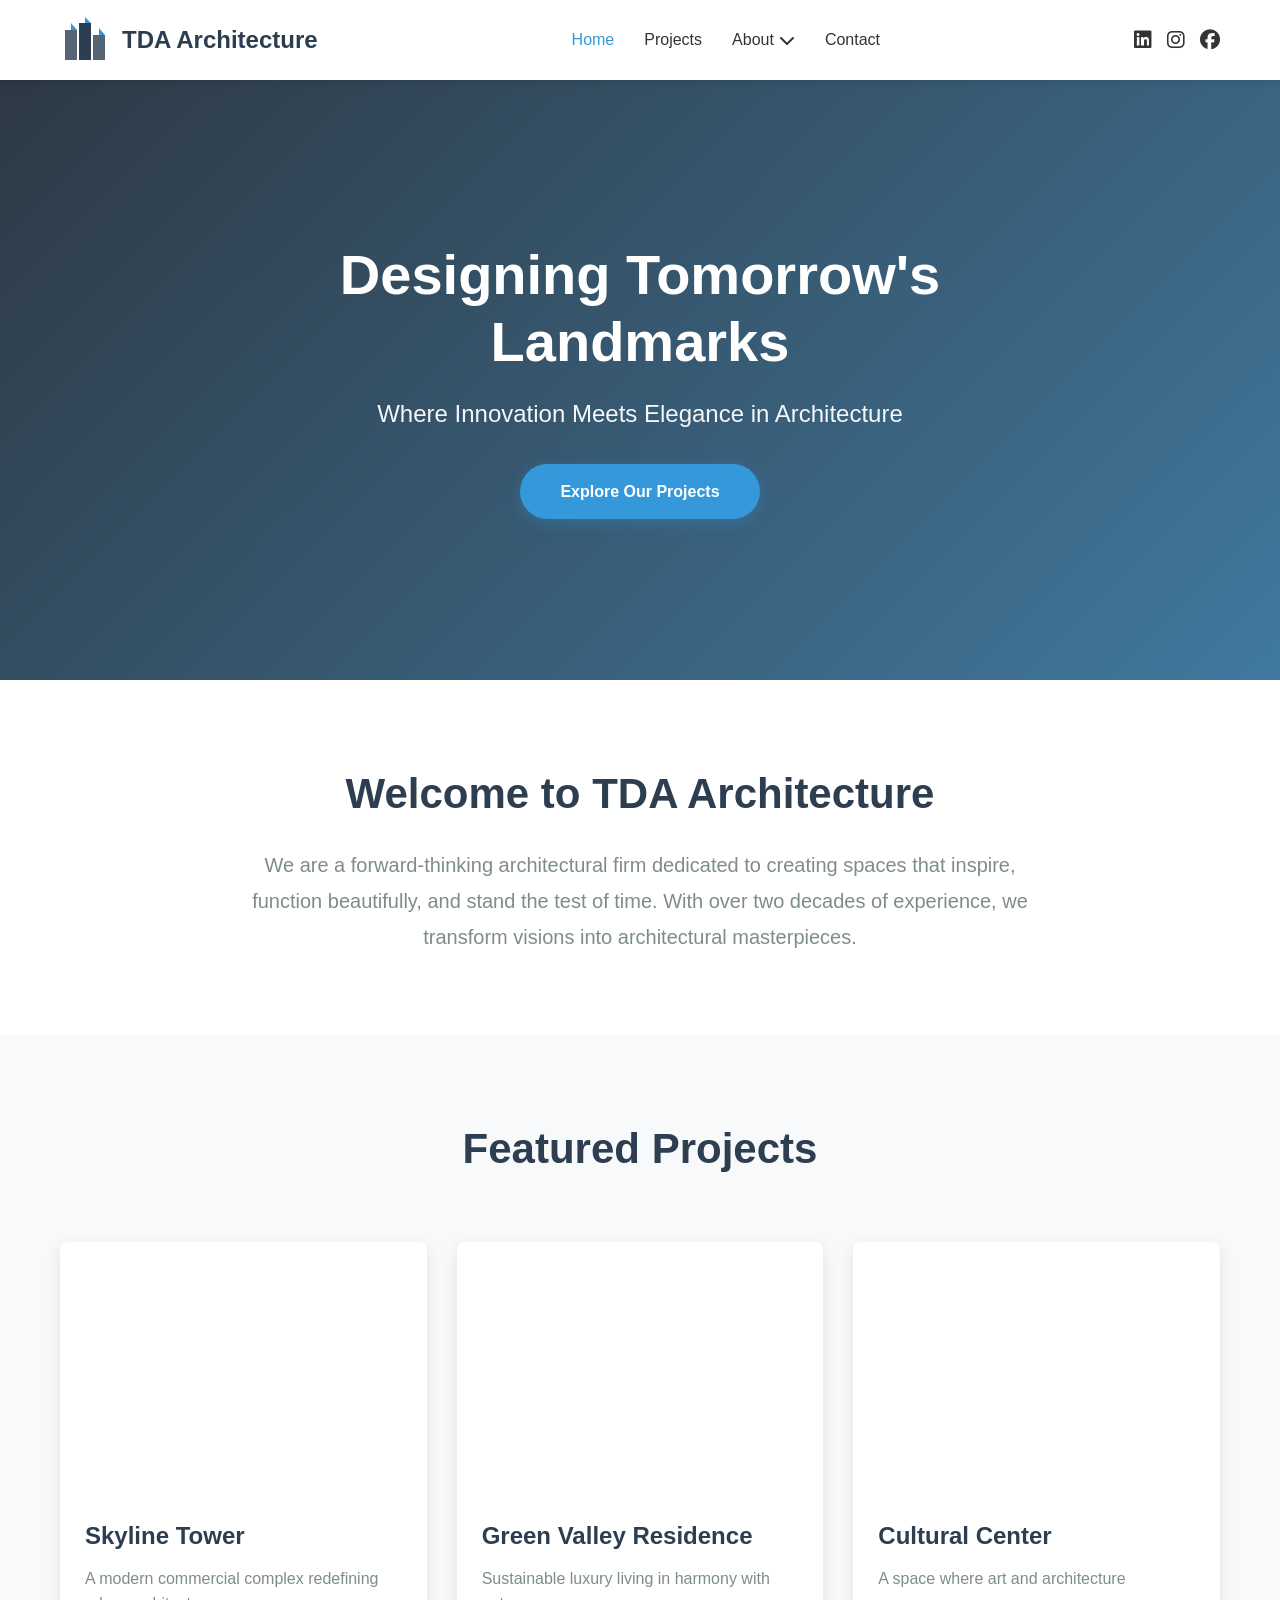
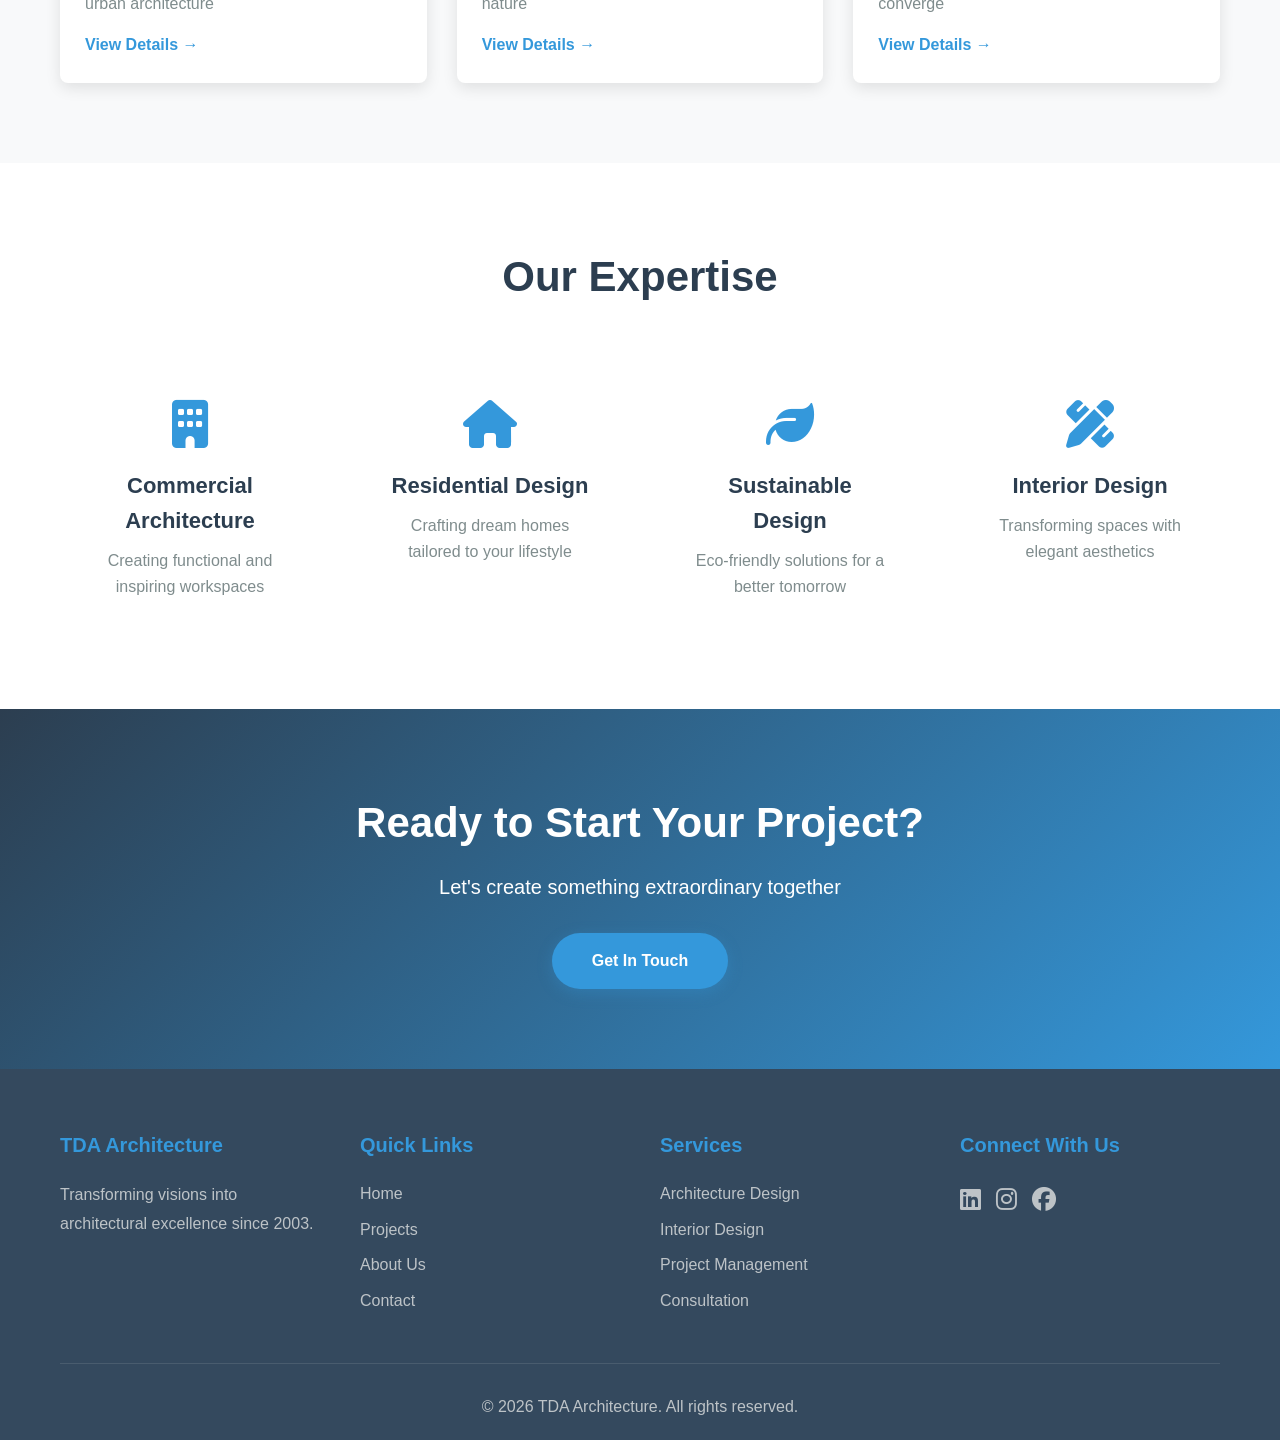
<file: index.html>
<!DOCTYPE html>
<html lang="en">
<head>
    <meta charset="UTF-8">
    <meta name="viewport" content="width=device-width, initial-scale=1.0">
    <title>TDA Architecture - Innovative Design Solutions</title>
    <link rel="stylesheet" href="styles.css">
    <link rel="stylesheet" href="https://cdnjs.cloudflare.com/ajax/libs/font-awesome/6.4.0/css/all.min.css">
</head>
<body>
    <header class="main-header">
        <div class="container">
            <div class="header-content">
                <div class="logo">
                    <svg width="50" height="50" viewBox="0 0 50 50" xmlns="http://www.w3.org/2000/svg">
                        <rect x="5" y="15" width="12" height="30" fill="#2c3e50" opacity="0.8"/>
                        <rect x="19" y="8" width="12" height="37" fill="#2c3e50"/>
                        <rect x="33" y="20" width="12" height="25" fill="#2c3e50" opacity="0.8"/>
                        <polygon points="11,15 11,8 17,15" fill="#3498db"/>
                        <polygon points="25,8 25,2 31,8" fill="#3498db"/>
                        <polygon points="39,20 39,13 45,20" fill="#3498db"/>
                    </svg>
                    <span class="logo-text">TDA Architecture</span>
                </div>
                <nav class="main-nav">
                    <ul>
                        <li><a href="index.html" class="active">Home</a></li>
                        <li><a href="projects.html">Projects</a></li>
                        <li class="dropdown">
                            <a href="#" class="dropbtn">About <i class="fas fa-chevron-down"></i></a>
                            <div class="dropdown-content">
                                <a href="our-team.html">Our Team</a>
                                <a href="about-us.html">About Us</a>
                                <a href="our-services.html">Our Services</a>
                            </div>
                        </li>
                        <li><a href="contact.html">Contact</a></li>
                    </ul>
                </nav>
                <div class="social-links">
                    <a href="https://www.linkedin.com" target="_blank" title="LinkedIn"><i class="fab fa-linkedin"></i></a>
                    <a href="https://www.instagram.com" target="_blank" title="Instagram"><i class="fab fa-instagram"></i></a>
                    <a href="https://www.facebook.com" target="_blank" title="Facebook"><i class="fab fa-facebook"></i></a>
                </div>
            </div>
        </div>
    </header>

    <section class="hero">
        <div class="hero-overlay"></div>
        <div class="hero-content">
            <h1 class="hero-title">Designing Tomorrow's Landmarks</h1>
            <p class="hero-subtitle">Where Innovation Meets Elegance in Architecture</p>
            <a href="projects.html" class="btn-primary">Explore Our Projects</a>
        </div>
    </section>

    <section class="intro-section">
        <div class="container">
            <div class="intro-content">
                <h2>Welcome to TDA Architecture</h2>
                <p class="lead">We are a forward-thinking architectural firm dedicated to creating spaces that inspire, function beautifully, and stand the test of time. With over two decades of experience, we transform visions into architectural masterpieces.</p>
            </div>
        </div>
    </section>

    <section class="featured-projects">
        <div class="container">
            <h2 class="section-title">Featured Projects</h2>
            <div class="projects-grid">
                <div class="project-card">
                    <div class="project-image" style="background-image: url('https://images.unsplash.com/photo-1600607687939-ce8a6c25118c?w=800');"></div>
                    <div class="project-info">
                        <h3>Skyline Tower</h3>
                        <p>A modern commercial complex redefining urban architecture</p>
                        <a href="projects.html" class="btn-link">View Details →</a>
                    </div>
                </div>
                <div class="project-card">
                    <div class="project-image" style="background-image: url('https://images.unsplash.com/photo-1600607687644-c7171b42498f?w=800');"></div>
                    <div class="project-info">
                        <h3>Green Valley Residence</h3>
                        <p>Sustainable luxury living in harmony with nature</p>
                        <a href="projects.html" class="btn-link">View Details →</a>
                    </div>
                </div>
                <div class="project-card">
                    <div class="project-image" style="background-image: url('https://images.unsplash.com/photo-1600607687920-4e2a09cf159d?w=800');"></div>
                    <div class="project-info">
                        <h3>Cultural Center</h3>
                        <p>A space where art and architecture converge</p>
                        <a href="projects.html" class="btn-link">View Details →</a>
                    </div>
                </div>
            </div>
        </div>
    </section>

    <section class="services-preview">
        <div class="container">
            <h2 class="section-title">Our Expertise</h2>
            <div class="services-grid">
                <div class="service-item">
                    <i class="fas fa-building"></i>
                    <h3>Commercial Architecture</h3>
                    <p>Creating functional and inspiring workspaces</p>
                </div>
                <div class="service-item">
                    <i class="fas fa-home"></i>
                    <h3>Residential Design</h3>
                    <p>Crafting dream homes tailored to your lifestyle</p>
                </div>
                <div class="service-item">
                    <i class="fas fa-leaf"></i>
                    <h3>Sustainable Design</h3>
                    <p>Eco-friendly solutions for a better tomorrow</p>
                </div>
                <div class="service-item">
                    <i class="fas fa-pencil-ruler"></i>
                    <h3>Interior Design</h3>
                    <p>Transforming spaces with elegant aesthetics</p>
                </div>
            </div>
        </div>
    </section>

    <section class="cta-section">
        <div class="container">
            <h2>Ready to Start Your Project?</h2>
            <p>Let's create something extraordinary together</p>
            <a href="contact.html" class="btn-primary">Get In Touch</a>
        </div>
    </section>

    <footer class="main-footer">
        <div class="container">
            <div class="footer-content">
                <div class="footer-col">
                    <h4>TDA Architecture</h4>
                    <p>Transforming visions into architectural excellence since 2003.</p>
                </div>
                <div class="footer-col">
                    <h4>Quick Links</h4>
                    <ul>
                        <li><a href="index.html">Home</a></li>
                        <li><a href="projects.html">Projects</a></li>
                        <li><a href="about-us.html">About Us</a></li>
                        <li><a href="contact.html">Contact</a></li>
                    </ul>
                </div>
                <div class="footer-col">
                    <h4>Services</h4>
                    <ul>
                        <li><a href="our-services.html">Architecture Design</a></li>
                        <li><a href="our-services.html">Interior Design</a></li>
                        <li><a href="our-services.html">Project Management</a></li>
                        <li><a href="our-services.html">Consultation</a></li>
                    </ul>
                </div>
                <div class="footer-col">
                    <h4>Connect With Us</h4>
                    <div class="footer-social">
                        <a href="https://www.linkedin.com" target="_blank"><i class="fab fa-linkedin"></i></a>
                        <a href="https://www.instagram.com" target="_blank"><i class="fab fa-instagram"></i></a>
                        <a href="https://www.facebook.com" target="_blank"><i class="fab fa-facebook"></i></a>
                    </div>
                </div>
            </div>
            <div class="footer-bottom">
                <p>&copy; 2026 TDA Architecture. All rights reserved.</p>
            </div>
        </div>
    </footer>
</body>
</html>
</file>
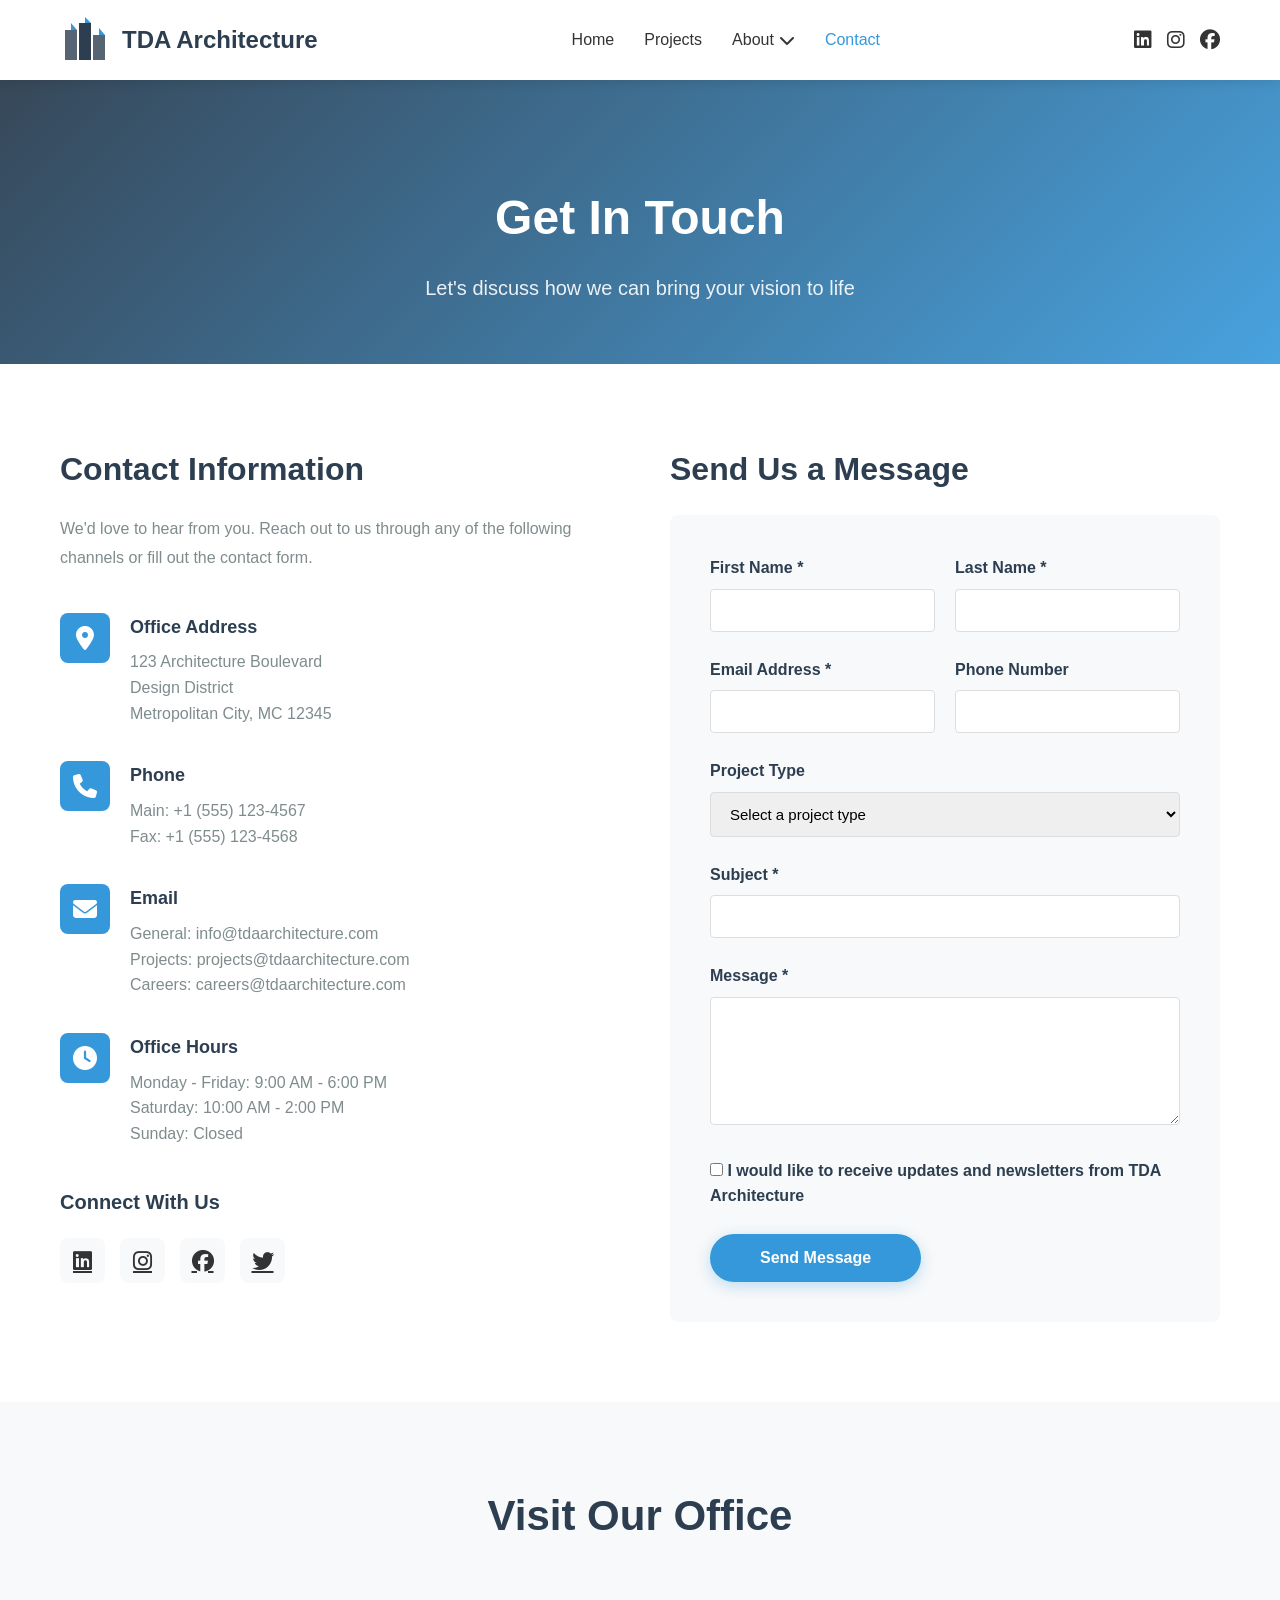
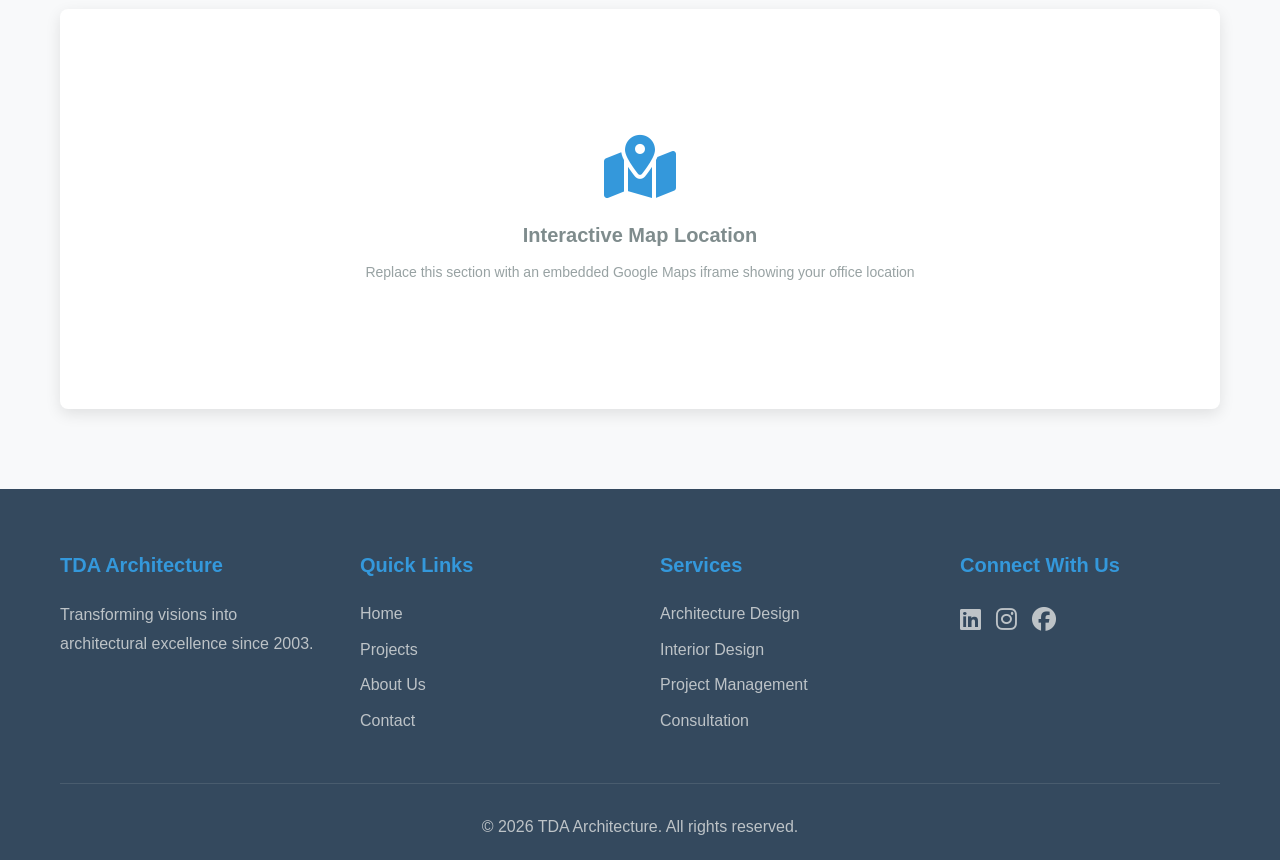
<file: contact.html>
<!DOCTYPE html>
<html lang="en">
<head>
    <meta charset="UTF-8">
    <meta name="viewport" content="width=device-width, initial-scale=1.0">
    <title>Contact Us - TDA Architecture</title>
    <link rel="stylesheet" href="styles.css">
    <link rel="stylesheet" href="https://cdnjs.cloudflare.com/ajax/libs/font-awesome/6.4.0/css/all.min.css">
</head>
<body>
    <header class="main-header">
        <div class="container">
            <div class="header-content">
                <div class="logo">
                    <svg width="50" height="50" viewBox="0 0 50 50" xmlns="http://www.w3.org/2000/svg">
                        <rect x="5" y="15" width="12" height="30" fill="#2c3e50" opacity="0.8"/>
                        <rect x="19" y="8" width="12" height="37" fill="#2c3e50"/>
                        <rect x="33" y="20" width="12" height="25" fill="#2c3e50" opacity="0.8"/>
                        <polygon points="11,15 11,8 17,15" fill="#3498db"/>
                        <polygon points="25,8 25,2 31,8" fill="#3498db"/>
                        <polygon points="39,20 39,13 45,20" fill="#3498db"/>
                    </svg>
                    <span class="logo-text">TDA Architecture</span>
                </div>
                <nav class="main-nav">
                    <ul>
                        <li><a href="index.html">Home</a></li>
                        <li><a href="projects.html">Projects</a></li>
                        <li class="dropdown">
                            <a href="#" class="dropbtn">About <i class="fas fa-chevron-down"></i></a>
                            <div class="dropdown-content">
                                <a href="our-team.html">Our Team</a>
                                <a href="about-us.html">About Us</a>
                                <a href="our-services.html">Our Services</a>
                            </div>
                        </li>
                        <li><a href="contact.html" class="active">Contact</a></li>
                    </ul>
                </nav>
                <div class="social-links">
                    <a href="https://www.linkedin.com" target="_blank" title="LinkedIn"><i class="fab fa-linkedin"></i></a>
                    <a href="https://www.instagram.com" target="_blank" title="Instagram"><i class="fab fa-instagram"></i></a>
                    <a href="https://www.facebook.com" target="_blank" title="Facebook"><i class="fab fa-facebook"></i></a>
                </div>
            </div>
        </div>
    </header>

    <section class="page-header">
        <div class="container">
            <h1>Get In Touch</h1>
            <p>Let's discuss how we can bring your vision to life</p>
        </div>
    </section>

    <section class="content-section">
        <div class="container">
            <div class="contact-container">
                <div class="contact-info">
                    <h2>Contact Information</h2>
                    <p>We'd love to hear from you. Reach out to us through any of the following channels or fill out the contact form.</p>
                    
                    <div class="info-item">
                        <div class="info-icon">
                            <i class="fas fa-map-marker-alt"></i>
                        </div>
                        <div class="info-text">
                            <h3>Office Address</h3>
                            <p>123 Architecture Boulevard<br>
                            Design District<br>
                            Metropolitan City, MC 12345</p>
                        </div>
                    </div>

                    <div class="info-item">
                        <div class="info-icon">
                            <i class="fas fa-phone"></i>
                        </div>
                        <div class="info-text">
                            <h3>Phone</h3>
                            <p>Main: +1 (555) 123-4567<br>
                            Fax: +1 (555) 123-4568</p>
                        </div>
                    </div>

                    <div class="info-item">
                        <div class="info-icon">
                            <i class="fas fa-envelope"></i>
                        </div>
                        <div class="info-text">
                            <h3>Email</h3>
                            <p>General: info@tdaarchitecture.com<br>
                            Projects: projects@tdaarchitecture.com<br>
                            Careers: careers@tdaarchitecture.com</p>
                        </div>
                    </div>

                    <div class="info-item">
                        <div class="info-icon">
                            <i class="fas fa-clock"></i>
                        </div>
                        <div class="info-text">
                            <h3>Office Hours</h3>
                            <p>Monday - Friday: 9:00 AM - 6:00 PM<br>
                            Saturday: 10:00 AM - 2:00 PM<br>
                            Sunday: Closed</p>
                        </div>
                    </div>

                    <div class="social-connect">
                        <h3>Connect With Us</h3>
                        <div class="contact-social">
                            <a href="https://www.linkedin.com" target="_blank" title="LinkedIn">
                                <i class="fab fa-linkedin"></i>
                            </a>
                            <a href="https://www.instagram.com" target="_blank" title="Instagram">
                                <i class="fab fa-instagram"></i>
                            </a>
                            <a href="https://www.facebook.com" target="_blank" title="Facebook">
                                <i class="fab fa-facebook"></i>
                            </a>
                            <a href="https://www.twitter.com" target="_blank" title="Twitter">
                                <i class="fab fa-twitter"></i>
                            </a>
                        </div>
                    </div>
                </div>

                <div class="contact-form-container">
                    <h2>Send Us a Message</h2>
                    <form class="contact-form" id="contactForm">
                        <div class="form-row">
                            <div class="form-group">
                                <label for="firstName">First Name *</label>
                                <input type="text" id="firstName" name="firstName" required>
                            </div>
                            <div class="form-group">
                                <label for="lastName">Last Name *</label>
                                <input type="text" id="lastName" name="lastName" required>
                            </div>
                        </div>

                        <div class="form-row">
                            <div class="form-group">
                                <label for="email">Email Address *</label>
                                <input type="email" id="email" name="email" required>
                            </div>
                            <div class="form-group">
                                <label for="phone">Phone Number</label>
                                <input type="tel" id="phone" name="phone">
                            </div>
                        </div>

                        <div class="form-group">
                            <label for="projectType">Project Type</label>
                            <select id="projectType" name="projectType">
                                <option value="">Select a project type</option>
                                <option value="residential">Residential Design</option>
                                <option value="commercial">Commercial Architecture</option>
                                <option value="interior">Interior Design</option>
                                <option value="renovation">Renovation/Remodeling</option>
                                <option value="consultation">Consultation</option>
                                <option value="other">Other</option>
                            </select>
                        </div>

                        <div class="form-group">
                            <label for="subject">Subject *</label>
                            <input type="text" id="subject" name="subject" required>
                        </div>

                        <div class="form-group">
                            <label for="message">Message *</label>
                            <textarea id="message" name="message" rows="6" required></textarea>
                        </div>

                        <div class="form-group">
                            <label class="checkbox-label">
                                <input type="checkbox" name="newsletter">
                                <span>I would like to receive updates and newsletters from TDA Architecture</span>
                            </label>
                        </div>

                        <button type="submit" class="btn-submit">Send Message</button>
                    </form>
                </div>
            </div>
        </div>
    </section>

    <section class="map-section">
        <div class="container">
            <h2 class="section-title">Visit Our Office</h2>
            <div class="map-placeholder">
                <i class="fas fa-map-marked-alt"></i>
                <p>Interactive Map Location</p>
                <small>Replace this section with an embedded Google Maps iframe showing your office location</small>
            </div>
        </div>
    </section>

    <footer class="main-footer">
        <div class="container">
            <div class="footer-content">
                <div class="footer-col">
                    <h4>TDA Architecture</h4>
                    <p>Transforming visions into architectural excellence since 2003.</p>
                </div>
                <div class="footer-col">
                    <h4>Quick Links</h4>
                    <ul>
                        <li><a href="index.html">Home</a></li>
                        <li><a href="projects.html">Projects</a></li>
                        <li><a href="about-us.html">About Us</a></li>
                        <li><a href="contact.html">Contact</a></li>
                    </ul>
                </div>
                <div class="footer-col">
                    <h4>Services</h4>
                    <ul>
                        <li><a href="our-services.html">Architecture Design</a></li>
                        <li><a href="our-services.html">Interior Design</a></li>
                        <li><a href="our-services.html">Project Management</a></li>
                        <li><a href="our-services.html">Consultation</a></li>
                    </ul>
                </div>
                <div class="footer-col">
                    <h4>Connect With Us</h4>
                    <div class="footer-social">
                        <a href="https://www.linkedin.com" target="_blank"><i class="fab fa-linkedin"></i></a>
                        <a href="https://www.instagram.com" target="_blank"><i class="fab fa-instagram"></i></a>
                        <a href="https://www.facebook.com" target="_blank"><i class="fab fa-facebook"></i></a>
                    </div>
                </div>
            </div>
            <div class="footer-bottom">
                <p>&copy; 2026 TDA Architecture. All rights reserved.</p>
            </div>
        </div>
    </footer>

    <style>
        .contact-container {
            display: grid;
            grid-template-columns: 1fr 1fr;
            gap: 60px;
        }

        .contact-info h2,
        .contact-form-container h2 {
            font-size: 32px;
            color: var(--primary-color);
            margin-bottom: 20px;
        }

        .contact-info > p {
            color: var(--gray);
            line-height: 1.8;
            margin-bottom: 40px;
        }

        .info-item {
            display: flex;
            gap: 20px;
            margin-bottom: 35px;
        }

        .info-icon {
            width: 50px;
            height: 50px;
            background: var(--secondary-color);
            color: var(--white);
            border-radius: 8px;
            display: flex;
            align-items: center;
            justify-content: center;
            font-size: 24px;
            flex-shrink: 0;
        }

        .info-text h3 {
            font-size: 18px;
            color: var(--primary-color);
            margin-bottom: 8px;
        }

        .info-text p {
            color: var(--gray);
            line-height: 1.6;
        }

        .social-connect {
            margin-top: 40px;
        }

        .social-connect h3 {
            font-size: 20px;
            color: var(--primary-color);
            margin-bottom: 20px;
        }

        .contact-social {
            display: flex;
            gap: 15px;
        }

        .contact-social a {
            width: 45px;
            height: 45px;
            background: var(--light-bg);
            color: var(--text-color);
            border-radius: 8px;
            display: flex;
            align-items: center;
            justify-content: center;
            font-size: 22px;
            transition: all 0.3s;
        }

        .contact-social a:hover {
            background: var(--secondary-color);
            color: var(--white);
            transform: translateY(-3px);
        }

        .contact-form {
            background: var(--light-bg);
            padding: 40px;
            border-radius: 8px;
        }

        .form-row {
            display: grid;
            grid-template-columns: 1fr 1fr;
            gap: 20px;
        }

        .form-group {
            margin-bottom: 25px;
        }

        .form-group label {
            display: block;
            font-weight: 600;
            color: var(--primary-color);
            margin-bottom: 8px;
        }

        .form-group input,
        .form-group select,
        .form-group textarea {
            width: 100%;
            padding: 12px 15px;
            border: 1px solid #ddd;
            border-radius: 4px;
            font-size: 15px;
            font-family: inherit;
            transition: border-color 0.3s;
        }

        .form-group input:focus,
        .form-group select:focus,
        .form-group textarea:focus {
            outline: none;
            border-color: var(--secondary-color);
        }

        .form-group textarea {
            resize: vertical;
        }

        .checkbox-label {
            display: flex;
            align-items: flex-start;
            gap: 10px;
            cursor: pointer;
            font-weight: normal;
        }

        .checkbox-label input[type="checkbox"] {
            width: auto;
            margin-top: 3px;
        }

        .btn-submit {
            background: var(--secondary-color);
            color: var(--white);
            padding: 15px 50px;
            border: none;
            border-radius: 50px;
            font-size: 16px;
            font-weight: 600;
            cursor: pointer;
            transition: all 0.3s;
            box-shadow: 0 4px 15px rgba(52, 152, 219, 0.3);
        }

        .btn-submit:hover {
            background: #2980b9;
            transform: translateY(-2px);
            box-shadow: 0 6px 20px rgba(52, 152, 219, 0.4);
        }

        .map-section {
            padding: 80px 0;
            background: var(--light-bg);
        }

        .map-placeholder {
            background: var(--white);
            height: 400px;
            border-radius: 8px;
            display: flex;
            flex-direction: column;
            align-items: center;
            justify-content: center;
            color: var(--gray);
            box-shadow: 0 5px 15px rgba(0,0,0,0.1);
        }

        .map-placeholder i {
            font-size: 64px;
            color: var(--secondary-color);
            margin-bottom: 20px;
        }

        .map-placeholder p {
            font-size: 20px;
            font-weight: 600;
            margin-bottom: 10px;
        }

        .map-placeholder small {
            font-size: 14px;
            opacity: 0.8;
        }

        @media (max-width: 768px) {
            .contact-container {
                grid-template-columns: 1fr;
            }

            .form-row {
                grid-template-columns: 1fr;
            }
        }
    </style>

    <script>
        document.getElementById('contactForm').addEventListener('submit', function(e) {
            e.preventDefault();
            alert('Thank you for your message! We will get back to you soon.\n\nNote: This is a demo form. To make it functional, connect it to a backend service or email API.');
        });
    </script>
</body>
</html>
</file>
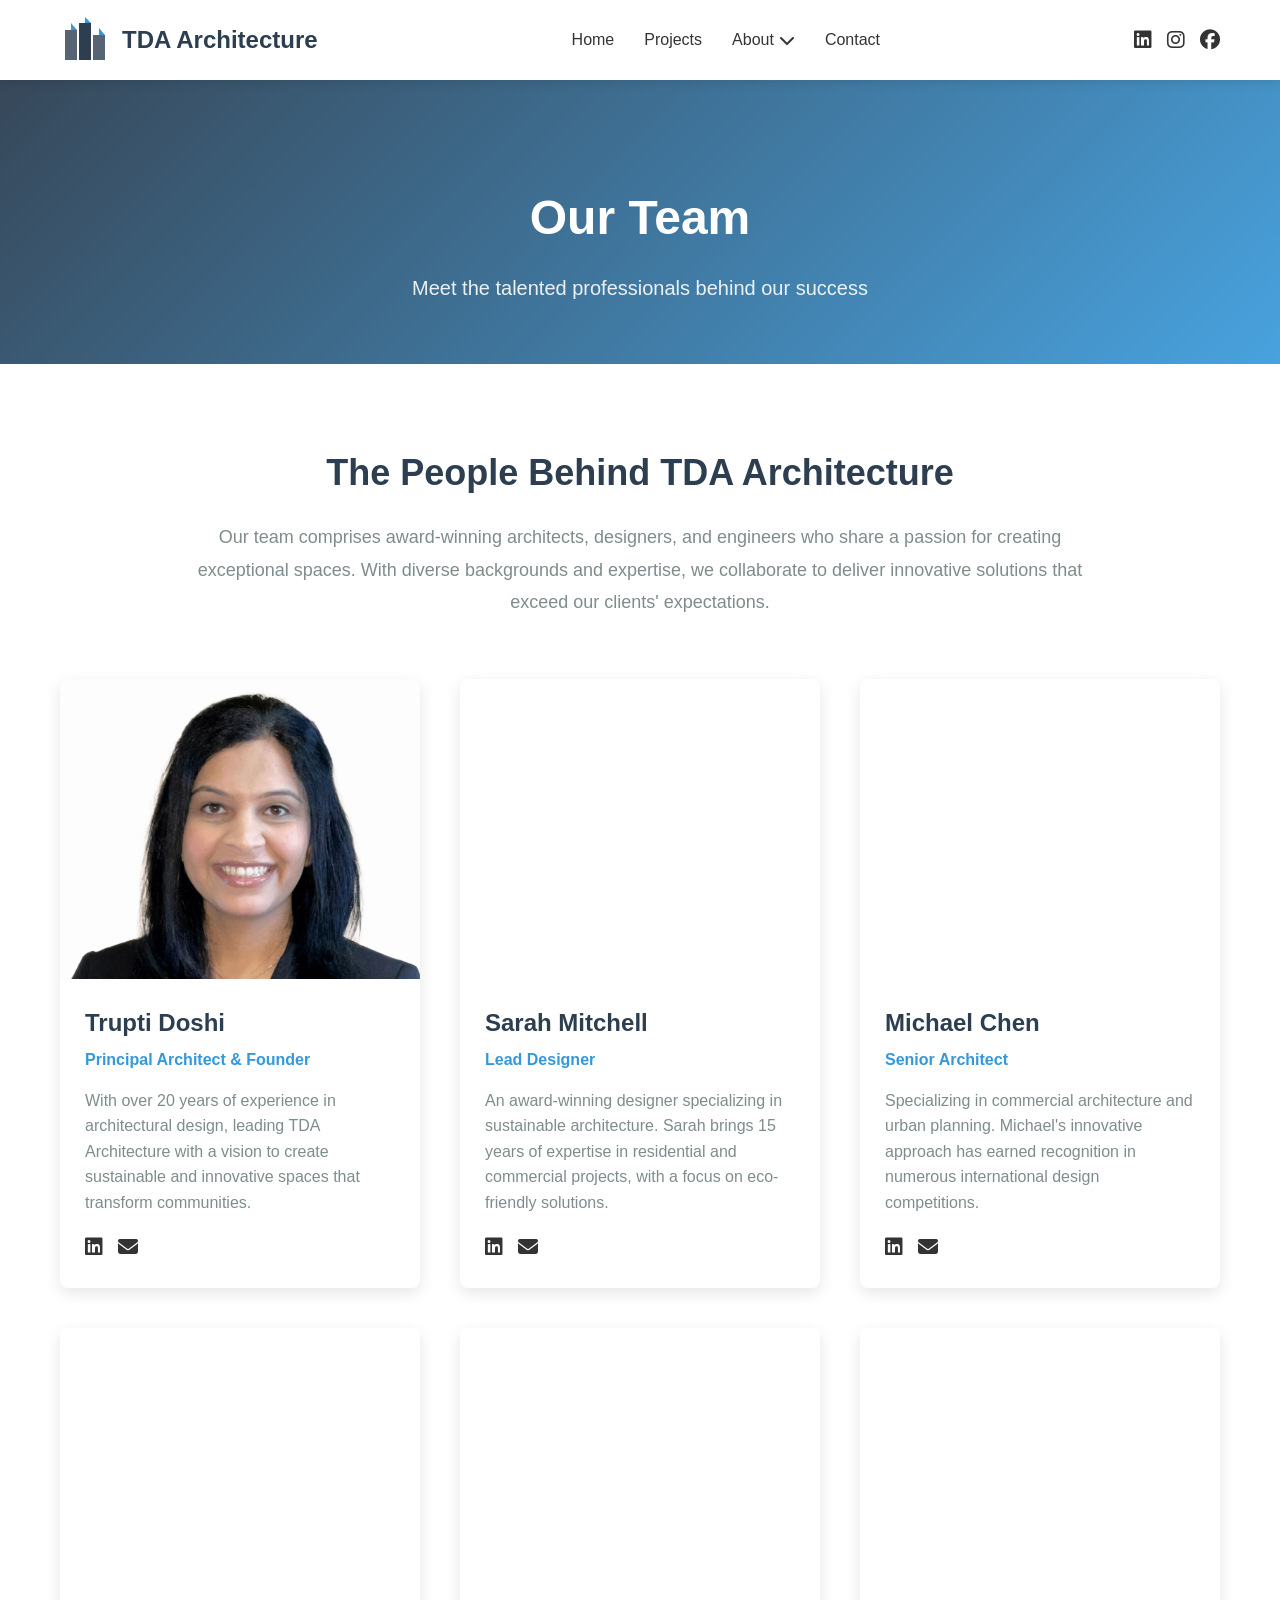
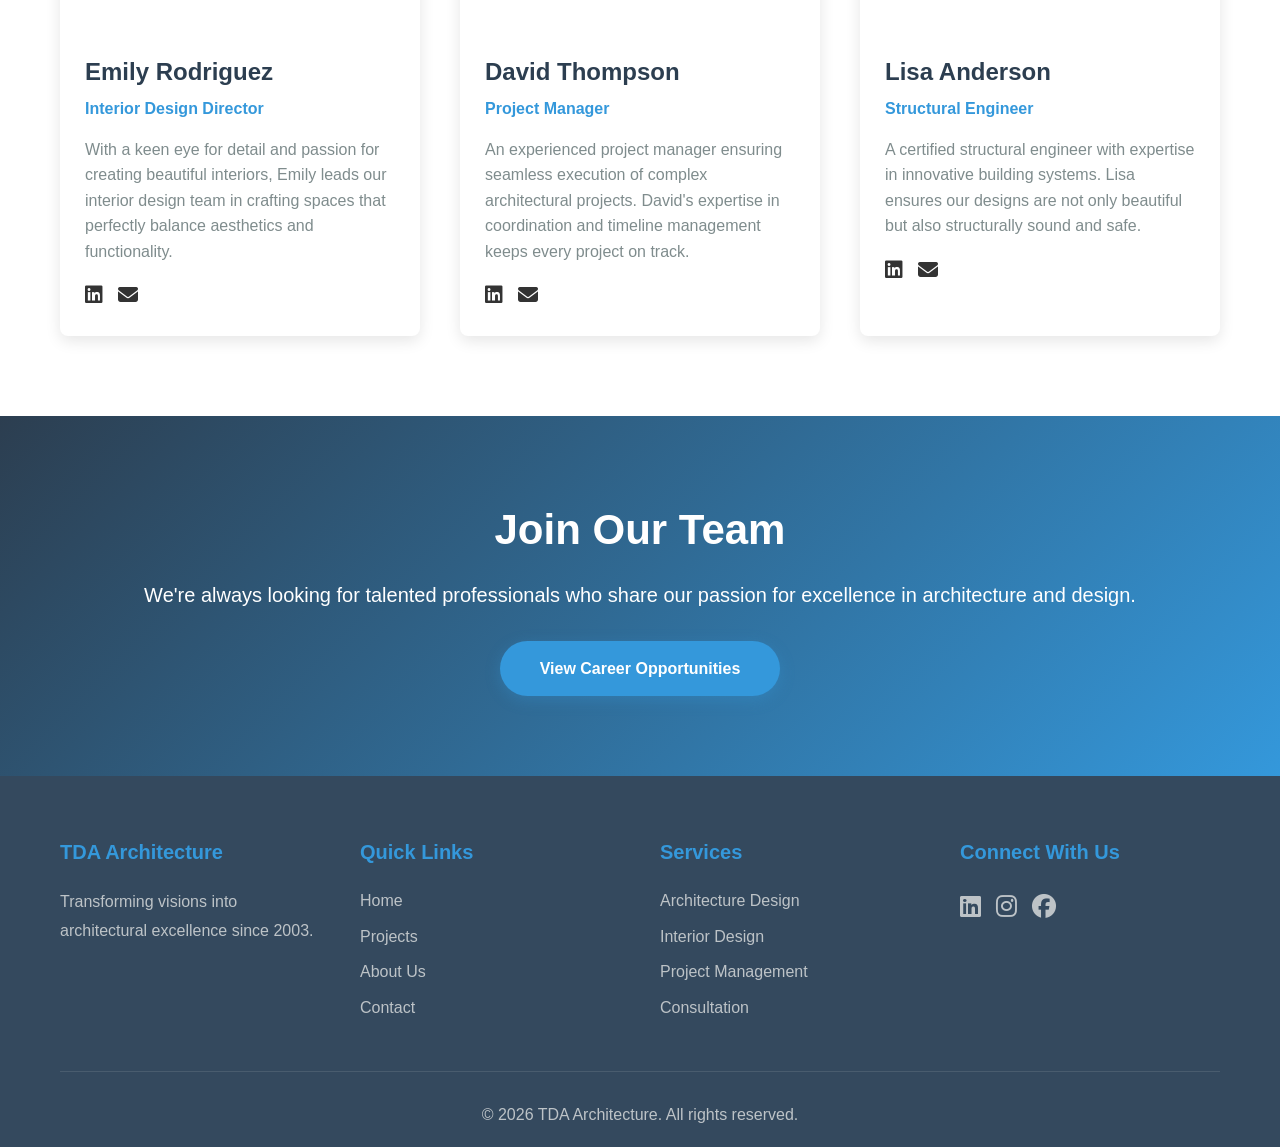
<file: our-team.html>
<!DOCTYPE html>
<html lang="en">
<head>
    <meta charset="UTF-8">
    <meta name="viewport" content="width=device-width, initial-scale=1.0">
    <title>Our Team - TDA Architecture</title>
    <link rel="stylesheet" href="styles.css">
    <link rel="stylesheet" href="https://cdnjs.cloudflare.com/ajax/libs/font-awesome/6.4.0/css/all.min.css">
</head>
<body>
    <header class="main-header">
        <div class="container">
            <div class="header-content">
                <div class="logo">
                    <svg width="50" height="50" viewBox="0 0 50 50" xmlns="http://www.w3.org/2000/svg">
                        <rect x="5" y="15" width="12" height="30" fill="#2c3e50" opacity="0.8"/>
                        <rect x="19" y="8" width="12" height="37" fill="#2c3e50"/>
                        <rect x="33" y="20" width="12" height="25" fill="#2c3e50" opacity="0.8"/>
                        <polygon points="11,15 11,8 17,15" fill="#3498db"/>
                        <polygon points="25,8 25,2 31,8" fill="#3498db"/>
                        <polygon points="39,20 39,13 45,20" fill="#3498db"/>
                    </svg>
                    <span class="logo-text">TDA Architecture</span>
                </div>
                <nav class="main-nav">
                    <ul>
                        <li><a href="index.html">Home</a></li>
                        <li><a href="projects.html">Projects</a></li>
                        <li class="dropdown">
                            <a href="#" class="dropbtn">About <i class="fas fa-chevron-down"></i></a>
                            <div class="dropdown-content">
                                <a href="our-team.html" class="active">Our Team</a>
                                <a href="about-us.html">About Us</a>
                                <a href="our-services.html">Our Services</a>
                            </div>
                        </li>
                        <li><a href="contact.html">Contact</a></li>
                    </ul>
                </nav>
                <div class="social-links">
                    <a href="https://www.linkedin.com" target="_blank" title="LinkedIn"><i class="fab fa-linkedin"></i></a>
                    <a href="https://www.instagram.com" target="_blank" title="Instagram"><i class="fab fa-instagram"></i></a>
                    <a href="https://www.facebook.com" target="_blank" title="Facebook"><i class="fab fa-facebook"></i></a>
                </div>
            </div>
        </div>
    </header>

    <section class="page-header">
        <div class="container">
            <h1>Our Team</h1>
            <p>Meet the talented professionals behind our success</p>
        </div>
    </section>

    <section class="content-section">
        <div class="container">
            <div class="team-intro">
                <h2>The People Behind TDA Architecture</h2>
                <p>Our team comprises award-winning architects, designers, and engineers who share a passion for creating exceptional spaces. With diverse backgrounds and expertise, we collaborate to deliver innovative solutions that exceed our clients' expectations.</p>
            </div>

            <div class="team-grid">
                <div class="team-member">
                    <div class="member-photo" style="background-image: url('images/Trupti.png');"></div>
                    <div class="member-info">
                        <h3>Trupti Doshi</h3>
                        <p class="member-role">Principal Architect & Founder</p>
                        <p class="member-bio">With over 20 years of experience in architectural design, leading TDA Architecture with a vision to create sustainable and innovative spaces that transform communities.</p>
                        <div class="member-social">
                            <a href="https://www.linkedin.com" target="_blank"><i class="fab fa-linkedin"></i></a>
                            <a href="mailto:trupti.doshi@tdaarchitecture.com"><i class="fas fa-envelope"></i></a>
                        </div>
                    </div>
                </div>

                <div class="team-member">
                    <div class="member-photo" style="background-image: url('https://images.unsplash.com/photo-1573496359142-b8d87734a5a2?w=400');"></div>
                    <div class="member-info">
                        <h3>Sarah Mitchell</h3>
                        <p class="member-role">Lead Designer</p>
                        <p class="member-bio">An award-winning designer specializing in sustainable architecture. Sarah brings 15 years of expertise in residential and commercial projects, with a focus on eco-friendly solutions.</p>
                        <div class="member-social">
                            <a href="https://www.linkedin.com" target="_blank"><i class="fab fa-linkedin"></i></a>
                            <a href="mailto:sarah.mitchell@tdaarchitecture.com"><i class="fas fa-envelope"></i></a>
                        </div>
                    </div>
                </div>

                <div class="team-member">
                    <div class="member-photo" style="background-image: url('https://images.unsplash.com/photo-1472099645785-5658abf4ff4e?w=400');"></div>
                    <div class="member-info">
                        <h3>Michael Chen</h3>
                        <p class="member-role">Senior Architect</p>
                        <p class="member-bio">Specializing in commercial architecture and urban planning. Michael's innovative approach has earned recognition in numerous international design competitions.</p>
                        <div class="member-social">
                            <a href="https://www.linkedin.com" target="_blank"><i class="fab fa-linkedin"></i></a>
                            <a href="mailto:michael.chen@tdaarchitecture.com"><i class="fas fa-envelope"></i></a>
                        </div>
                    </div>
                </div>

                <div class="team-member">
                    <div class="member-photo" style="background-image: url('https://images.unsplash.com/photo-1580489944761-15a19d654956?w=400');"></div>
                    <div class="member-info">
                        <h3>Emily Rodriguez</h3>
                        <p class="member-role">Interior Design Director</p>
                        <p class="member-bio">With a keen eye for detail and passion for creating beautiful interiors, Emily leads our interior design team in crafting spaces that perfectly balance aesthetics and functionality.</p>
                        <div class="member-social">
                            <a href="https://www.linkedin.com" target="_blank"><i class="fab fa-linkedin"></i></a>
                            <a href="mailto:emily.rodriguez@tdaarchitecture.com"><i class="fas fa-envelope"></i></a>
                        </div>
                    </div>
                </div>

                <div class="team-member">
                    <div class="member-photo" style="background-image: url('https://images.unsplash.com/photo-1519085360753-af0119f7cbe7?w=400');"></div>
                    <div class="member-info">
                        <h3>David Thompson</h3>
                        <p class="member-role">Project Manager</p>
                        <p class="member-bio">An experienced project manager ensuring seamless execution of complex architectural projects. David's expertise in coordination and timeline management keeps every project on track.</p>
                        <div class="member-social">
                            <a href="https://www.linkedin.com" target="_blank"><i class="fab fa-linkedin"></i></a>
                            <a href="mailto:david.thompson@tdaarchitecture.com"><i class="fas fa-envelope"></i></a>
                        </div>
                    </div>
                </div>

                <div class="team-member">
                    <div class="member-photo" style="background-image: url('https://images.unsplash.com/photo-1594744803329-e58b31de8bf5?w=400');"></div>
                    <div class="member-info">
                        <h3>Lisa Anderson</h3>
                        <p class="member-role">Structural Engineer</p>
                        <p class="member-bio">A certified structural engineer with expertise in innovative building systems. Lisa ensures our designs are not only beautiful but also structurally sound and safe.</p>
                        <div class="member-social">
                            <a href="https://www.linkedin.com" target="_blank"><i class="fab fa-linkedin"></i></a>
                            <a href="mailto:lisa.anderson@tdaarchitecture.com"><i class="fas fa-envelope"></i></a>
                        </div>
                    </div>
                </div>
            </div>
        </div>
    </section>

    <section class="join-team-section">
        <div class="container">
            <h2>Join Our Team</h2>
            <p>We're always looking for talented professionals who share our passion for excellence in architecture and design.</p>
            <a href="contact.html" class="btn-primary">View Career Opportunities</a>
        </div>
    </section>

    <footer class="main-footer">
        <div class="container">
            <div class="footer-content">
                <div class="footer-col">
                    <h4>TDA Architecture</h4>
                    <p>Transforming visions into architectural excellence since 2003.</p>
                </div>
                <div class="footer-col">
                    <h4>Quick Links</h4>
                    <ul>
                        <li><a href="index.html">Home</a></li>
                        <li><a href="projects.html">Projects</a></li>
                        <li><a href="about-us.html">About Us</a></li>
                        <li><a href="contact.html">Contact</a></li>
                    </ul>
                </div>
                <div class="footer-col">
                    <h4>Services</h4>
                    <ul>
                        <li><a href="our-services.html">Architecture Design</a></li>
                        <li><a href="our-services.html">Interior Design</a></li>
                        <li><a href="our-services.html">Project Management</a></li>
                        <li><a href="our-services.html">Consultation</a></li>
                    </ul>
                </div>
                <div class="footer-col">
                    <h4>Connect With Us</h4>
                    <div class="footer-social">
                        <a href="https://www.linkedin.com" target="_blank"><i class="fab fa-linkedin"></i></a>
                        <a href="https://www.instagram.com" target="_blank"><i class="fab fa-instagram"></i></a>
                        <a href="https://www.facebook.com" target="_blank"><i class="fab fa-facebook"></i></a>
                    </div>
                </div>
            </div>
            <div class="footer-bottom">
                <p>&copy; 2026 TDA Architecture. All rights reserved.</p>
            </div>
        </div>
    </footer>

    <style>
        .team-intro {
            text-align: center;
            max-width: 900px;
            margin: 0 auto 60px;
        }

        .team-intro h2 {
            font-size: 36px;
            color: var(--primary-color);
            margin-bottom: 20px;
        }

        .team-intro p {
            font-size: 18px;
            color: var(--gray);
            line-height: 1.8;
        }

        .team-grid {
            display: grid;
            grid-template-columns: repeat(auto-fit, minmax(300px, 1fr));
            gap: 40px;
            margin-top: 40px;
        }

        .team-member {
            background: var(--white);
            border-radius: 8px;
            overflow: hidden;
            box-shadow: 0 5px 15px rgba(0,0,0,0.1);
            transition: transform 0.3s;
        }

        .team-member:hover {
            transform: translateY(-5px);
            box-shadow: 0 10px 25px rgba(0,0,0,0.15);
        }

        .member-photo {
            height: 300px;
            background-size: cover;
            background-position: center;
            position: relative;
        }

        .upload-note {
            position: absolute;
            top: 50%;
            left: 50%;
            transform: translate(-50%, -50%);
            background: rgba(52, 152, 219, 0.9);
            color: white;
            padding: 20px;
            border-radius: 8px;
            text-align: center;
            width: 80%;
        }

        .upload-note i {
            font-size: 32px;
            margin-bottom: 10px;
        }

        .upload-note p {
            margin: 10px 0 5px;
            font-weight: 600;
        }

        .upload-note small {
            font-size: 12px;
            opacity: 0.9;
        }

        .member-info {
            padding: 25px;
        }

        .member-info h3 {
            font-size: 24px;
            color: var(--primary-color);
            margin-bottom: 5px;
        }

        .member-role {
            color: var(--secondary-color);
            font-weight: 600;
            margin-bottom: 15px;
            font-size: 16px;
        }

        .member-bio {
            color: var(--gray);
            line-height: 1.6;
            margin-bottom: 15px;
        }

        .member-social {
            display: flex;
            gap: 15px;
            margin-top: 15px;
        }

        .member-social a {
            color: var(--text-color);
            font-size: 20px;
            transition: color 0.3s;
        }

        .member-social a:hover {
            color: var(--secondary-color);
        }

        .join-team-section {
            padding: 80px 0;
            background: linear-gradient(135deg, var(--primary-color), var(--secondary-color));
            color: var(--white);
            text-align: center;
        }

        .join-team-section h2 {
            font-size: 42px;
            margin-bottom: 15px;
        }

        .join-team-section p {
            font-size: 20px;
            margin-bottom: 30px;
        }
    </style>
</body>
</html>
</file>
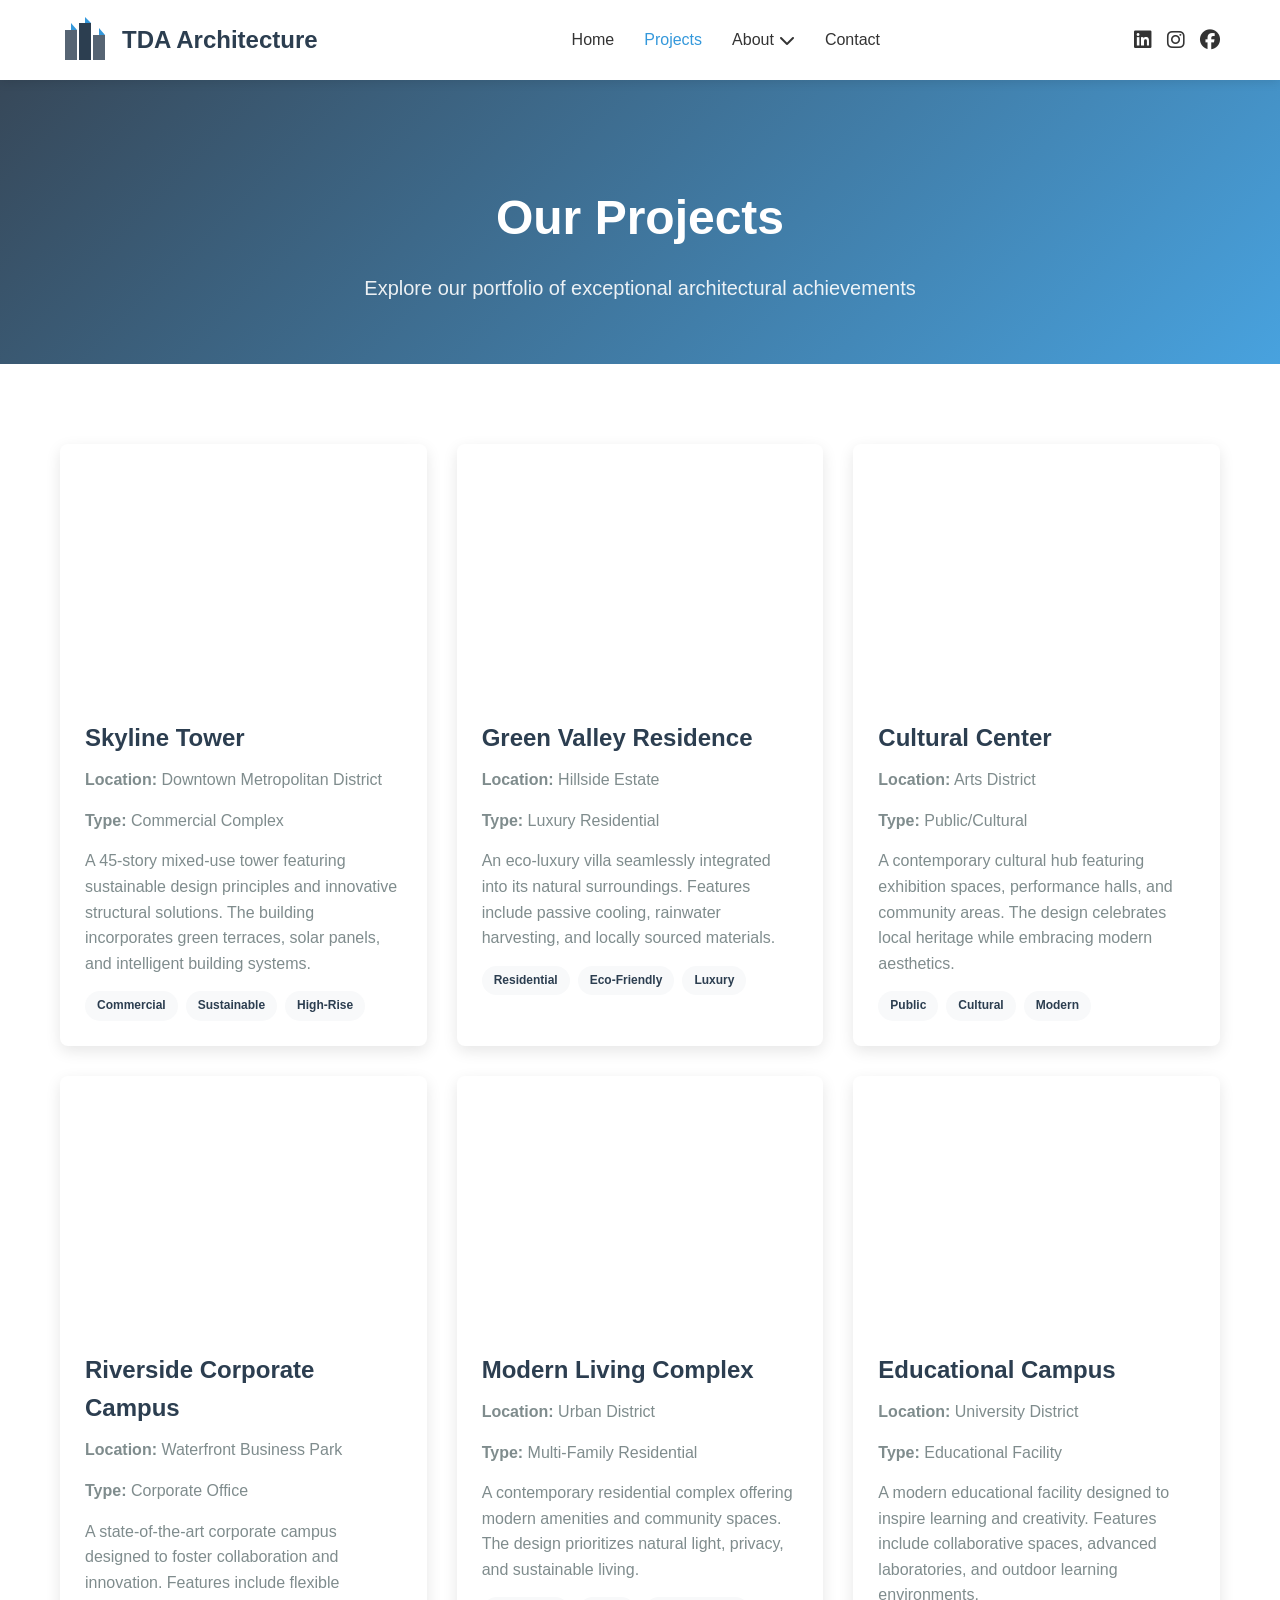
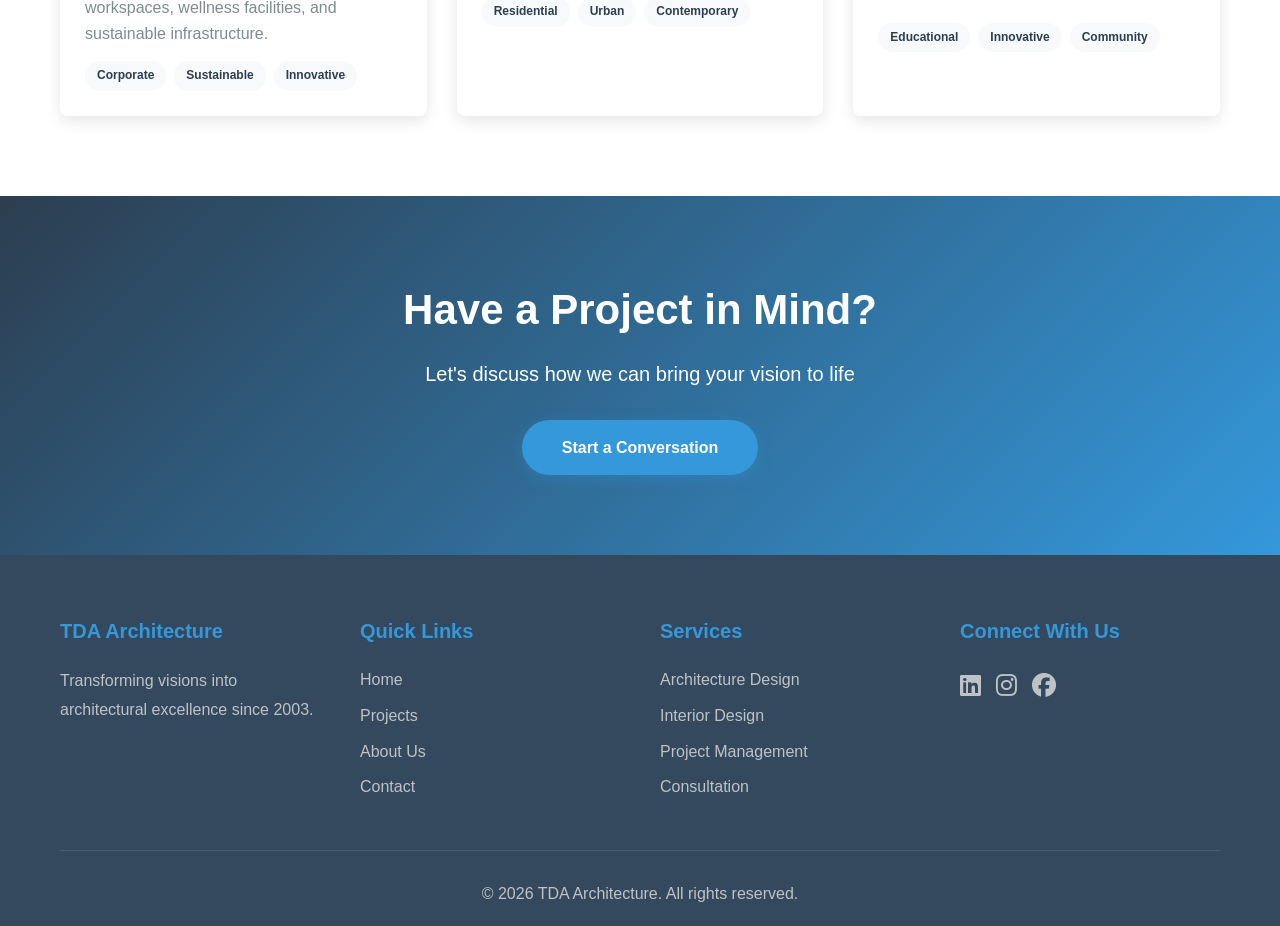
<file: projects.html>
<!DOCTYPE html>
<html lang="en">
<head>
    <meta charset="UTF-8">
    <meta name="viewport" content="width=device-width, initial-scale=1.0">
    <title>Our Projects - TDA Architecture</title>
    <link rel="stylesheet" href="styles.css">
    <link rel="stylesheet" href="https://cdnjs.cloudflare.com/ajax/libs/font-awesome/6.4.0/css/all.min.css">
</head>
<body>
    <header class="main-header">
        <div class="container">
            <div class="header-content">
                <div class="logo">
                    <svg width="50" height="50" viewBox="0 0 50 50" xmlns="http://www.w3.org/2000/svg">
                        <rect x="5" y="15" width="12" height="30" fill="#2c3e50" opacity="0.8"/>
                        <rect x="19" y="8" width="12" height="37" fill="#2c3e50"/>
                        <rect x="33" y="20" width="12" height="25" fill="#2c3e50" opacity="0.8"/>
                        <polygon points="11,15 11,8 17,15" fill="#3498db"/>
                        <polygon points="25,8 25,2 31,8" fill="#3498db"/>
                        <polygon points="39,20 39,13 45,20" fill="#3498db"/>
                    </svg>
                    <span class="logo-text">TDA Architecture</span>
                </div>
                <nav class="main-nav">
                    <ul>
                        <li><a href="index.html">Home</a></li>
                        <li><a href="projects.html" class="active">Projects</a></li>
                        <li class="dropdown">
                            <a href="#" class="dropbtn">About <i class="fas fa-chevron-down"></i></a>
                            <div class="dropdown-content">
                                <a href="our-team.html">Our Team</a>
                                <a href="about-us.html">About Us</a>
                                <a href="our-services.html">Our Services</a>
                            </div>
                        </li>
                        <li><a href="contact.html">Contact</a></li>
                    </ul>
                </nav>
                <div class="social-links">
                    <a href="https://www.linkedin.com" target="_blank" title="LinkedIn"><i class="fab fa-linkedin"></i></a>
                    <a href="https://www.instagram.com" target="_blank" title="Instagram"><i class="fab fa-instagram"></i></a>
                    <a href="https://www.facebook.com" target="_blank" title="Facebook"><i class="fab fa-facebook"></i></a>
                </div>
            </div>
        </div>
    </header>

    <section class="page-header">
        <div class="container">
            <h1>Our Projects</h1>
            <p>Explore our portfolio of exceptional architectural achievements</p>
        </div>
    </section>

    <section class="content-section">
        <div class="container">
            <div class="projects-grid">
                <div class="project-card">
                    <div class="project-image" style="background-image: url('https://images.unsplash.com/photo-1600607687939-ce8a6c25118c?w=800');"></div>
                    <div class="project-info">
                        <h3>Skyline Tower</h3>
                        <p><strong>Location:</strong> Downtown Metropolitan District</p>
                        <p><strong>Type:</strong> Commercial Complex</p>
                        <p>A 45-story mixed-use tower featuring sustainable design principles and innovative structural solutions. The building incorporates green terraces, solar panels, and intelligent building systems.</p>
                        <div class="project-tags">
                            <span class="tag">Commercial</span>
                            <span class="tag">Sustainable</span>
                            <span class="tag">High-Rise</span>
                        </div>
                    </div>
                </div>

                <div class="project-card">
                    <div class="project-image" style="background-image: url('https://images.unsplash.com/photo-1600607687644-c7171b42498f?w=800');"></div>
                    <div class="project-info">
                        <h3>Green Valley Residence</h3>
                        <p><strong>Location:</strong> Hillside Estate</p>
                        <p><strong>Type:</strong> Luxury Residential</p>
                        <p>An eco-luxury villa seamlessly integrated into its natural surroundings. Features include passive cooling, rainwater harvesting, and locally sourced materials.</p>
                        <div class="project-tags">
                            <span class="tag">Residential</span>
                            <span class="tag">Eco-Friendly</span>
                            <span class="tag">Luxury</span>
                        </div>
                    </div>
                </div>

                <div class="project-card">
                    <div class="project-image" style="background-image: url('https://images.unsplash.com/photo-1600607687920-4e2a09cf159d?w=800');"></div>
                    <div class="project-info">
                        <h3>Cultural Center</h3>
                        <p><strong>Location:</strong> Arts District</p>
                        <p><strong>Type:</strong> Public/Cultural</p>
                        <p>A contemporary cultural hub featuring exhibition spaces, performance halls, and community areas. The design celebrates local heritage while embracing modern aesthetics.</p>
                        <div class="project-tags">
                            <span class="tag">Public</span>
                            <span class="tag">Cultural</span>
                            <span class="tag">Modern</span>
                        </div>
                    </div>
                </div>

                <div class="project-card">
                    <div class="project-image" style="background-image: url('https://images.unsplash.com/photo-1600585154340-be6161a56a0c?w=800');"></div>
                    <div class="project-info">
                        <h3>Riverside Corporate Campus</h3>
                        <p><strong>Location:</strong> Waterfront Business Park</p>
                        <p><strong>Type:</strong> Corporate Office</p>
                        <p>A state-of-the-art corporate campus designed to foster collaboration and innovation. Features include flexible workspaces, wellness facilities, and sustainable infrastructure.</p>
                        <div class="project-tags">
                            <span class="tag">Corporate</span>
                            <span class="tag">Sustainable</span>
                            <span class="tag">Innovative</span>
                        </div>
                    </div>
                </div>

                <div class="project-card">
                    <div class="project-image" style="background-image: url('https://images.unsplash.com/photo-1600566753190-17f0baa2a6c3?w=800');"></div>
                    <div class="project-info">
                        <h3>Modern Living Complex</h3>
                        <p><strong>Location:</strong> Urban District</p>
                        <p><strong>Type:</strong> Multi-Family Residential</p>
                        <p>A contemporary residential complex offering modern amenities and community spaces. The design prioritizes natural light, privacy, and sustainable living.</p>
                        <div class="project-tags">
                            <span class="tag">Residential</span>
                            <span class="tag">Urban</span>
                            <span class="tag">Contemporary</span>
                        </div>
                    </div>
                </div>

                <div class="project-card">
                    <div class="project-image" style="background-image: url('https://images.unsplash.com/photo-1600585154526-990dced4db0d?w=800');"></div>
                    <div class="project-info">
                        <h3>Educational Campus</h3>
                        <p><strong>Location:</strong> University District</p>
                        <p><strong>Type:</strong> Educational Facility</p>
                        <p>A modern educational facility designed to inspire learning and creativity. Features include collaborative spaces, advanced laboratories, and outdoor learning environments.</p>
                        <div class="project-tags">
                            <span class="tag">Educational</span>
                            <span class="tag">Innovative</span>
                            <span class="tag">Community</span>
                        </div>
                    </div>
                </div>
            </div>
        </div>
    </section>

    <section class="cta-section">
        <div class="container">
            <h2>Have a Project in Mind?</h2>
            <p>Let's discuss how we can bring your vision to life</p>
            <a href="contact.html" class="btn-primary">Start a Conversation</a>
        </div>
    </section>

    <footer class="main-footer">
        <div class="container">
            <div class="footer-content">
                <div class="footer-col">
                    <h4>TDA Architecture</h4>
                    <p>Transforming visions into architectural excellence since 2003.</p>
                </div>
                <div class="footer-col">
                    <h4>Quick Links</h4>
                    <ul>
                        <li><a href="index.html">Home</a></li>
                        <li><a href="projects.html">Projects</a></li>
                        <li><a href="about-us.html">About Us</a></li>
                        <li><a href="contact.html">Contact</a></li>
                    </ul>
                </div>
                <div class="footer-col">
                    <h4>Services</h4>
                    <ul>
                        <li><a href="our-services.html">Architecture Design</a></li>
                        <li><a href="our-services.html">Interior Design</a></li>
                        <li><a href="our-services.html">Project Management</a></li>
                        <li><a href="our-services.html">Consultation</a></li>
                    </ul>
                </div>
                <div class="footer-col">
                    <h4>Connect With Us</h4>
                    <div class="footer-social">
                        <a href="https://www.linkedin.com" target="_blank"><i class="fab fa-linkedin"></i></a>
                        <a href="https://www.instagram.com" target="_blank"><i class="fab fa-instagram"></i></a>
                        <a href="https://www.facebook.com" target="_blank"><i class="fab fa-facebook"></i></a>
                    </div>
                </div>
            </div>
            <div class="footer-bottom">
                <p>&copy; 2026 TDA Architecture. All rights reserved.</p>
            </div>
        </div>
    </footer>

    <style>
        .project-tags {
            margin-top: 15px;
            display: flex;
            flex-wrap: wrap;
            gap: 8px;
        }

        .tag {
            background: var(--light-bg);
            color: var(--primary-color);
            padding: 5px 12px;
            border-radius: 15px;
            font-size: 12px;
            font-weight: 600;
        }
    </style>
</body>
</html>
</file>
<file: styles.css>
* {
    margin: 0;
    padding: 0;
    box-sizing: border-box;
}

:root {
    --primary-color: #2c3e50;
    --secondary-color: #3498db;
    --accent-color: #e74c3c;
    --text-color: #333;
    --light-bg: #f8f9fa;
    --white: #ffffff;
    --gray: #7f8c8d;
    --dark-gray: #34495e;
}

body {
    font-family: 'Segoe UI', Tahoma, Geneva, Verdana, sans-serif;
    line-height: 1.6;
    color: var(--text-color);
    overflow-x: hidden;
}

.container {
    max-width: 1200px;
    margin: 0 auto;
    padding: 0 20px;
}

.main-header {
    background: var(--white);
    box-shadow: 0 2px 10px rgba(0,0,0,0.1);
    position: sticky;
    top: 0;
    z-index: 1000;
}

.header-content {
    display: flex;
    justify-content: space-between;
    align-items: center;
    padding: 15px 0;
}

.logo {
    display: flex;
    align-items: center;
    gap: 12px;
}

.logo-text {
    font-size: 24px;
    font-weight: 700;
    color: var(--primary-color);
}

.main-nav ul {
    list-style: none;
    display: flex;
    gap: 30px;
    align-items: center;
}

.main-nav a {
    text-decoration: none;
    color: var(--text-color);
    font-weight: 500;
    transition: color 0.3s;
    padding: 8px 0;
}

.main-nav a:hover,
.main-nav a.active {
    color: var(--secondary-color);
}

.dropdown {
    position: relative;
}

.dropbtn {
    display: flex;
    align-items: center;
    gap: 5px;
}

.dropdown-content {
    display: none;
    position: absolute;
    background-color: var(--white);
    min-width: 200px;
    box-shadow: 0 8px 16px rgba(0,0,0,0.1);
    z-index: 1;
    top: 100%;
    left: 0;
    border-radius: 4px;
    overflow: hidden;
}

.dropdown-content a {
    color: var(--text-color);
    padding: 12px 16px;
    text-decoration: none;
    display: block;
    transition: background 0.3s;
}

.dropdown-content a:hover {
    background-color: var(--light-bg);
    color: var(--secondary-color);
}

.dropdown:hover .dropdown-content {
    display: block;
}

.social-links {
    display: flex;
    gap: 15px;
}

.social-links a {
    color: var(--text-color);
    font-size: 20px;
    transition: color 0.3s;
}

.social-links a:hover {
    color: var(--secondary-color);
}

.hero {
    height: 600px;
    background: linear-gradient(135deg, rgba(44, 62, 80, 0.9), rgba(52, 152, 219, 0.8)), 
                url('https://images.unsplash.com/photo-1600607687939-ce8a6c25118c?w=1600') center/cover;
    position: relative;
    display: flex;
    align-items: center;
    justify-content: center;
    text-align: center;
    color: var(--white);
}

.hero-overlay {
    position: absolute;
    top: 0;
    left: 0;
    right: 0;
    bottom: 0;
    background: rgba(0,0,0,0.3);
}

.hero-content {
    position: relative;
    z-index: 1;
    max-width: 800px;
    padding: 0 20px;
}

.hero-title {
    font-size: 56px;
    font-weight: 700;
    margin-bottom: 20px;
    line-height: 1.2;
}

.hero-subtitle {
    font-size: 24px;
    margin-bottom: 30px;
    opacity: 0.95;
}

.btn-primary {
    display: inline-block;
    background: var(--secondary-color);
    color: var(--white);
    padding: 15px 40px;
    text-decoration: none;
    border-radius: 50px;
    font-weight: 600;
    transition: all 0.3s;
    box-shadow: 0 4px 15px rgba(52, 152, 219, 0.3);
}

.btn-primary:hover {
    background: #2980b9;
    transform: translateY(-2px);
    box-shadow: 0 6px 20px rgba(52, 152, 219, 0.4);
}

.intro-section {
    padding: 80px 0;
    background: var(--white);
}

.intro-content {
    text-align: center;
    max-width: 800px;
    margin: 0 auto;
}

.intro-content h2 {
    font-size: 42px;
    color: var(--primary-color);
    margin-bottom: 20px;
}

.lead {
    font-size: 20px;
    color: var(--gray);
    line-height: 1.8;
}

.section-title {
    font-size: 42px;
    color: var(--primary-color);
    text-align: center;
    margin-bottom: 60px;
}

.featured-projects {
    padding: 80px 0;
    background: var(--light-bg);
}

.projects-grid {
    display: grid;
    grid-template-columns: repeat(auto-fit, minmax(350px, 1fr));
    gap: 30px;
}

.project-card {
    background: var(--white);
    border-radius: 8px;
    overflow: hidden;
    box-shadow: 0 5px 15px rgba(0,0,0,0.1);
    transition: transform 0.3s;
}

.project-card:hover {
    transform: translateY(-5px);
    box-shadow: 0 10px 25px rgba(0,0,0,0.15);
}

.project-image {
    height: 250px;
    background-size: cover;
    background-position: center;
}

.project-info {
    padding: 25px;
}

.project-info h3 {
    font-size: 24px;
    color: var(--primary-color);
    margin-bottom: 10px;
}

.project-info p {
    color: var(--gray);
    margin-bottom: 15px;
}

.btn-link {
    color: var(--secondary-color);
    text-decoration: none;
    font-weight: 600;
    transition: color 0.3s;
}

.btn-link:hover {
    color: #2980b9;
}

.services-preview {
    padding: 80px 0;
    background: var(--white);
}

.services-grid {
    display: grid;
    grid-template-columns: repeat(auto-fit, minmax(250px, 1fr));
    gap: 40px;
}

.service-item {
    text-align: center;
    padding: 30px;
    border-radius: 8px;
    transition: all 0.3s;
}

.service-item:hover {
    background: var(--light-bg);
    transform: translateY(-5px);
}

.service-item i {
    font-size: 48px;
    color: var(--secondary-color);
    margin-bottom: 20px;
}

.service-item h3 {
    font-size: 22px;
    color: var(--primary-color);
    margin-bottom: 10px;
}

.service-item p {
    color: var(--gray);
}

.cta-section {
    padding: 80px 0;
    background: linear-gradient(135deg, var(--primary-color), var(--secondary-color));
    color: var(--white);
    text-align: center;
}

.cta-section h2 {
    font-size: 42px;
    margin-bottom: 15px;
}

.cta-section p {
    font-size: 20px;
    margin-bottom: 30px;
}

.main-footer {
    background: var(--dark-gray);
    color: var(--white);
    padding: 60px 0 20px;
}

.footer-content {
    display: grid;
    grid-template-columns: repeat(auto-fit, minmax(250px, 1fr));
    gap: 40px;
    margin-bottom: 40px;
}

.footer-col h4 {
    font-size: 20px;
    margin-bottom: 20px;
    color: var(--secondary-color);
}

.footer-col p {
    color: #bdc3c7;
    line-height: 1.8;
}

.footer-col ul {
    list-style: none;
}

.footer-col ul li {
    margin-bottom: 10px;
}

.footer-col ul li a {
    color: #bdc3c7;
    text-decoration: none;
    transition: color 0.3s;
}

.footer-col ul li a:hover {
    color: var(--secondary-color);
}

.footer-social {
    display: flex;
    gap: 15px;
}

.footer-social a {
    color: #bdc3c7;
    font-size: 24px;
    transition: color 0.3s;
}

.footer-social a:hover {
    color: var(--secondary-color);
}

.footer-bottom {
    text-align: center;
    padding-top: 30px;
    border-top: 1px solid rgba(255,255,255,0.1);
    color: #bdc3c7;
}

.page-header {
    background: linear-gradient(135deg, rgba(44, 62, 80, 0.95), rgba(52, 152, 219, 0.9)),
                url('https://images.unsplash.com/photo-1600607687644-c7171b42498f?w=1600') center/cover;
    padding: 100px 0 60px;
    color: var(--white);
    text-align: center;
}

.page-header h1 {
    font-size: 48px;
    margin-bottom: 15px;
}

.page-header p {
    font-size: 20px;
    opacity: 0.9;
}

.content-section {
    padding: 80px 0;
}

@media (max-width: 768px) {
    .header-content {
        flex-direction: column;
        gap: 20px;
    }

    .main-nav ul {
        flex-direction: column;
        gap: 15px;
    }

    .hero-title {
        font-size: 36px;
    }

    .hero-subtitle {
        font-size: 18px;
    }

    .section-title {
        font-size: 32px;
    }

    .projects-grid {
        grid-template-columns: 1fr;
    }
}
</file>
